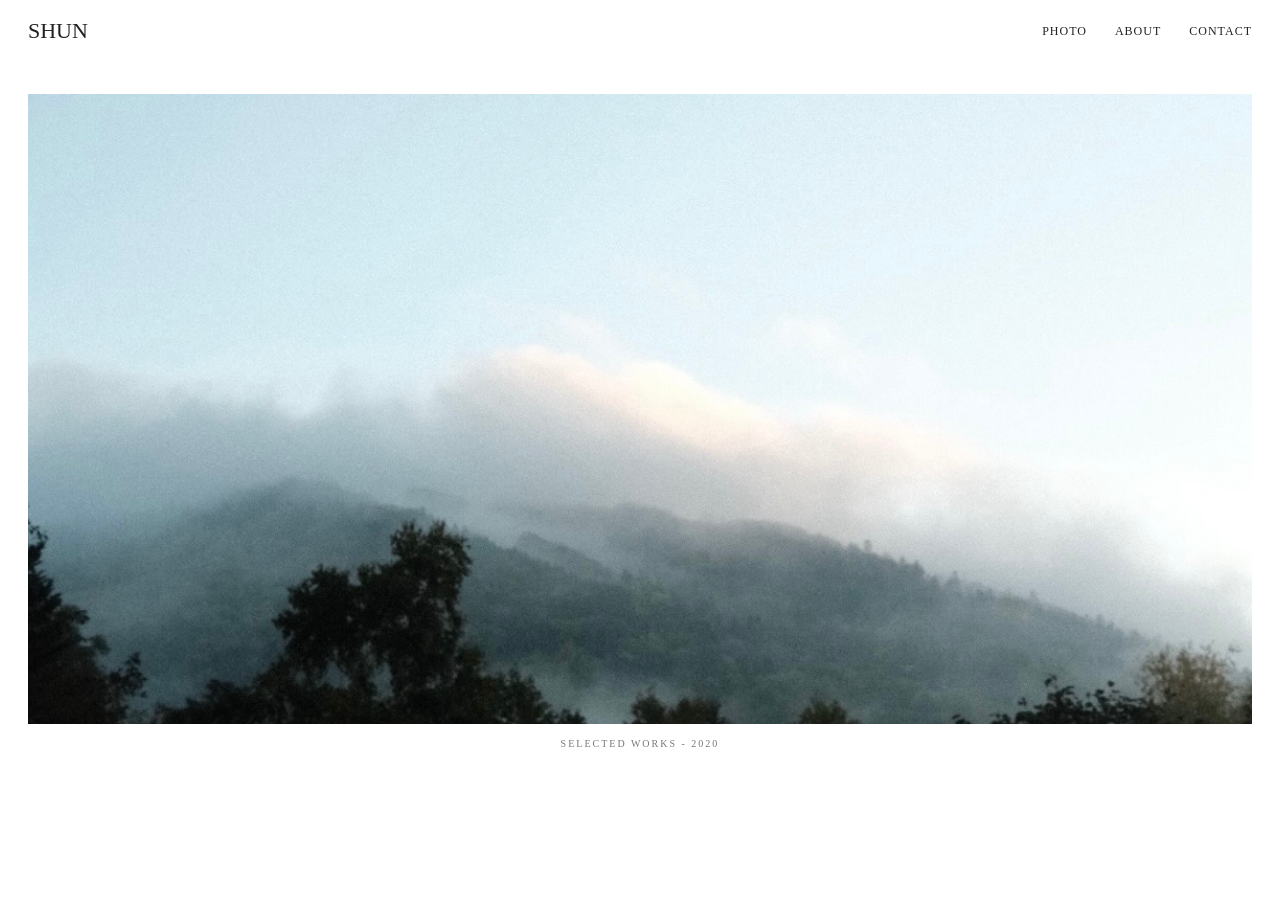
<file: index.html>
<!DOCTYPE html>
<html lang="ja" class="is-loading custom-cursor-enabled">
<head>
    <meta charset="UTF-8">
    <meta name="viewport" content="width=device-width, initial-scale=1.0">

    <title>THANK YOU FOR WATCHING</title>

    <!-- ローディング中の通常カーソル非表示 -->
    <style>
        html.is-loading,
        html.is-loading * {
            cursor: none !important;
        }
    </style>

    <link rel="stylesheet" href="style.css">
    <script src="common.js" defer></script>
</head>

<body>
    <div class="custom-cursor"></div>

    <div class="loading-screen">
        <div class="loading-logo-wrap">
            <p class="loading-logo">SHUN</p>
        </div>
    </div>

    <header class="header">
        <h2 class="logo">
            <a href="portfolio.html">SHUN</a>
        </h2>

        <nav class="nav">
            <a href="photo.html">PHOTO</a>
            <a href="about.html">ABOUT</a>
            <a href="contact.html">CONTACT</a>
        </nav>
    </header>

    <main>
        <section class="hero">
            <img src="images/main-photo.jpg" alt="風景の写真">
            <p class="hero-caption">SELECTED WORKS - 2020</p>
        </section>
    </main>
</body>
</html>
</file>
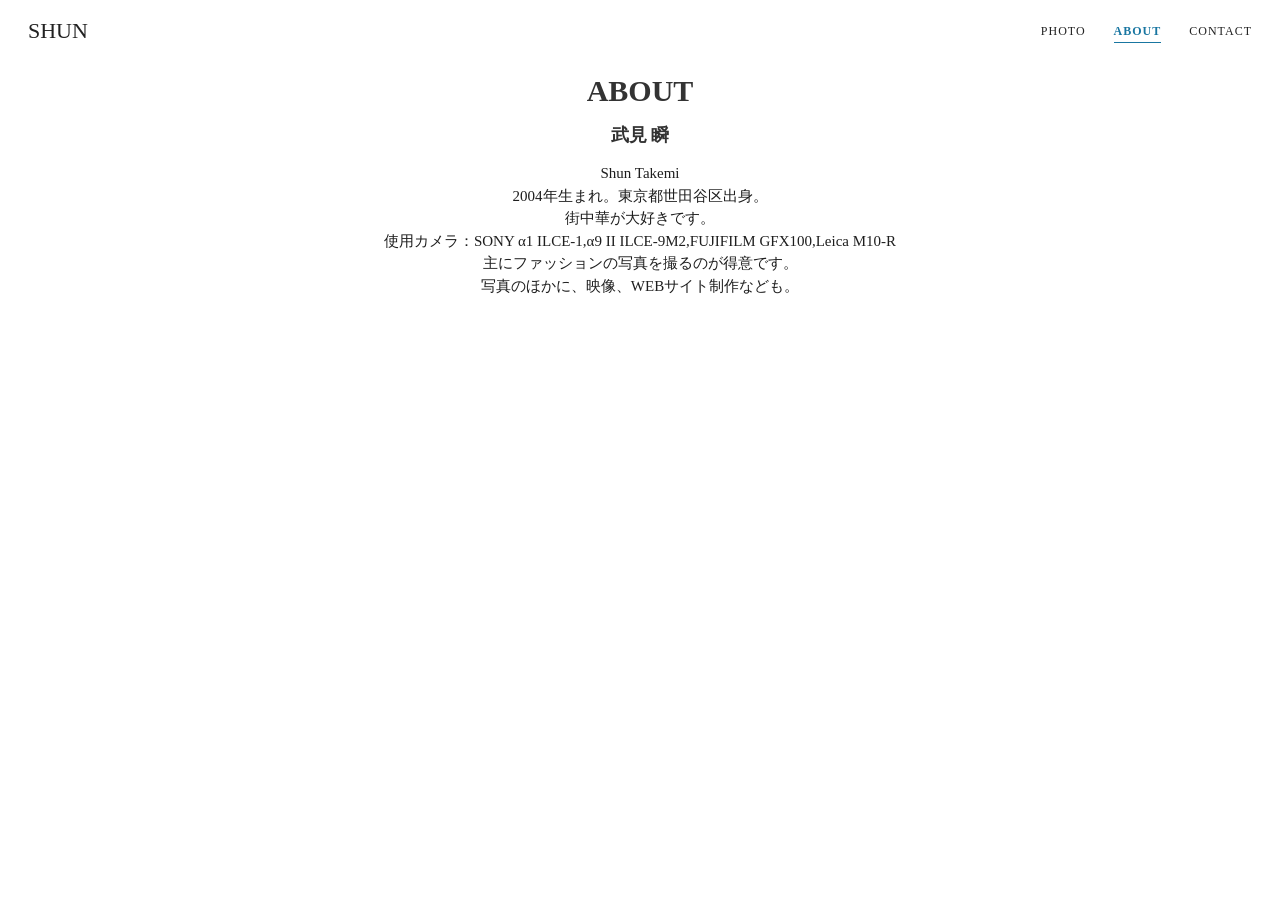
<file: about.html>
<!DOCTYPE html>
<html lang="ja" class="is-loading custom-cursor-enabled">
<head>
    <meta charset="UTF-8">
    <meta name="viewport" content="width=device-width, initial-scale=1.0">

    <title>THANK YOU FOR WATCHING</title>

    <!-- ローディング中の通常カーソル非表示 -->
    <style>
        html.is-loading,
        html.is-loading * {
            cursor: none !important;
        }
    </style>

    <link rel="stylesheet" href="style.css">
    <script src="common.js" defer></script>
</head>

<body>
    <div class="custom-cursor"></div>

    <div class="loading-screen">
        <div class="loading-logo-wrap">
            <p class="loading-logo">SHUN</p>
        </div>
    </div>

    <header class="header">
        <h2 class="logo">
            <a href="portfolio.html">SHUN</a>
        </h2>

        <nav class="nav">
            <a href="photo.html">PHOTO</a>
            <a href="about.html" class="active">ABOUT</a>
            <a href="contact.html">CONTACT</a>
        </nav>
    </header>

    <h1 class="page-title">ABOUT</h1>

    <main>
        <h2>武見 瞬</h2>

        <p>
            Shun Takemi
            <br>
            2004年生まれ。東京都世田谷区出身。
            <br>
            街中華が大好きです。
            <br>
            使用カメラ：SONY α1 ILCE-1,α9 II ILCE-9M2,FUJIFILM GFX100,Leica M10-R
            <br>
            主にファッションの写真を撮るのが得意です。
            <br>
            写真のほかに、映像、WEBサイト制作なども。
        </p>
    </main>
</body>
</html>
</file>
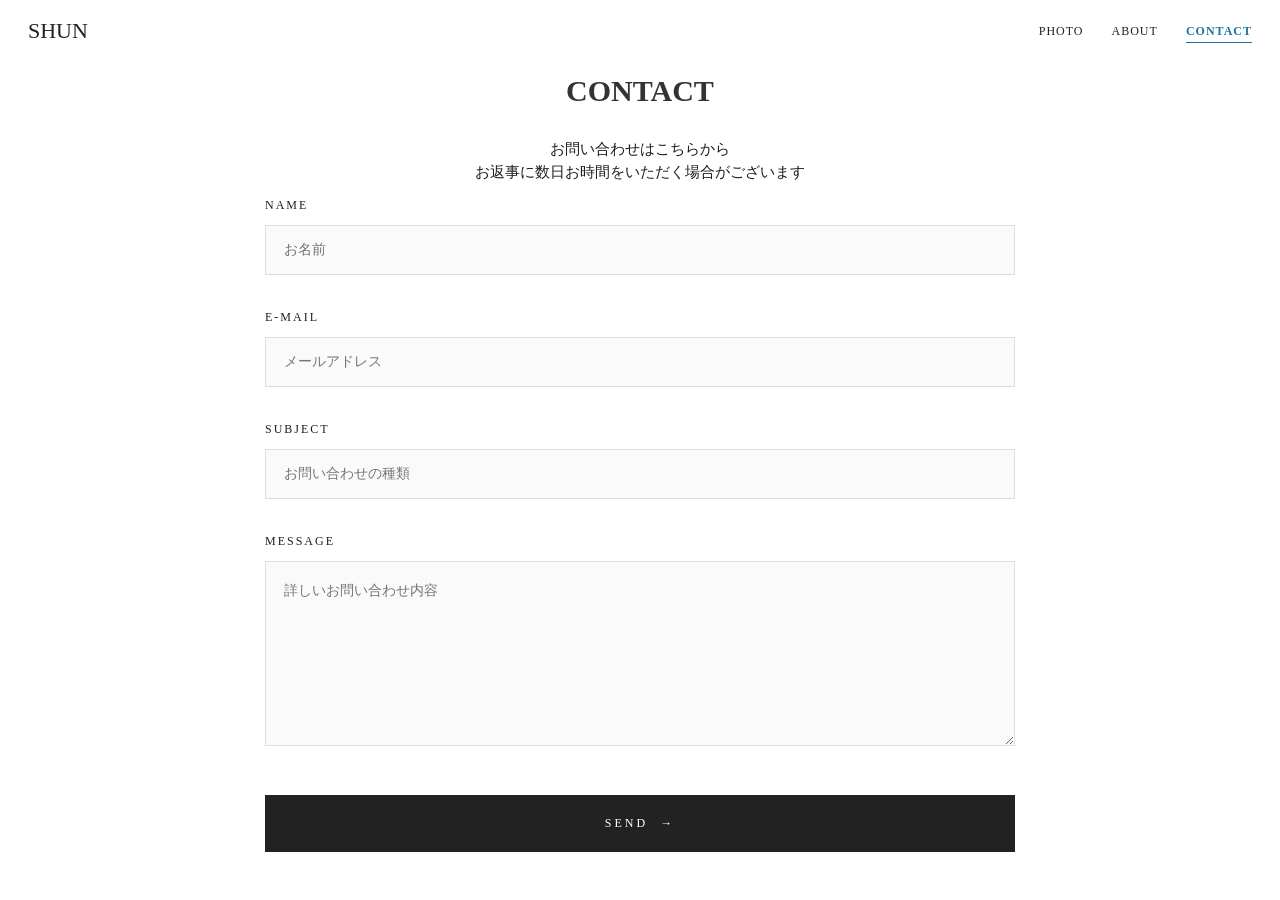
<file: contact.html>
<!DOCTYPE html>
<html lang="ja" class="is-loading custom-cursor-enabled">
<head>
    <meta charset="UTF-8">
    <meta name="viewport" content="width=device-width, initial-scale=1.0">

    <title>THANK YOU FOR WATCHING</title>

    <!-- ローディング中の通常カーソル非表示 -->
    <style>
        html.is-loading,
        html.is-loading * {
            cursor: none !important;
        }
    </style>

    <link rel="stylesheet" href="style.css">
    <script src="common.js" defer></script>
</head>

<body>
    <div class="custom-cursor"></div>

    <div class="loading-screen">
        <div class="loading-logo-wrap">
            <p class="loading-logo">SHUN</p>
        </div>
    </div>

    <header class="header">
        <h2 class="logo">
            <a href="portfolio.html">SHUN</a>
        </h2>

        <nav class="nav">
            <a href="photo.html">PHOTO</a>
            <a href="about.html">ABOUT</a>
            <a href="contact.html" class="active">CONTACT</a>
        </nav>
    </header>

    <h1 class="page-title">CONTACT</h1>

    <main class="contact-page">
        <p>
            お問い合わせはこちらから
            <br>
            お返事に数日お時間をいただく場合がございます
        </p>

        <section class="contact-form-area">
            <form
                action="https://formspree.io/f/mqppkojk"
                method="POST"
            >
                <div class="form-group">
                    <label for="name">NAME</label>
                    <input
                        type="text"
                        id="name"
                        name="name"
                        placeholder="お名前"
                        required
                    >
                </div>

                <div class="form-group">
                    <label for="email">E-MAIL</label>
                    <input
                        type="email"
                        id="email"
                        name="email"
                        placeholder="メールアドレス"
                        required
                    >
                </div>

                <div class="form-group">
                    <label for="subject">SUBJECT</label>
                    <input
                        type="text"
                        id="subject"
                        name="subject"
                        placeholder="お問い合わせの種類"
                        required
                    >
                </div>

                <div class="form-group">
                    <label for="message">MESSAGE</label>
                    <textarea
                        id="message"
                        name="message"
                        rows="6"
                        placeholder="詳しいお問い合わせ内容"
                        required
                    ></textarea>
                </div>

                <button type="submit" class="form-submit">
                    SEND<span>→</span>
                </button>
            </form>
        </section>
    </main>
</body>
</html>
</file>
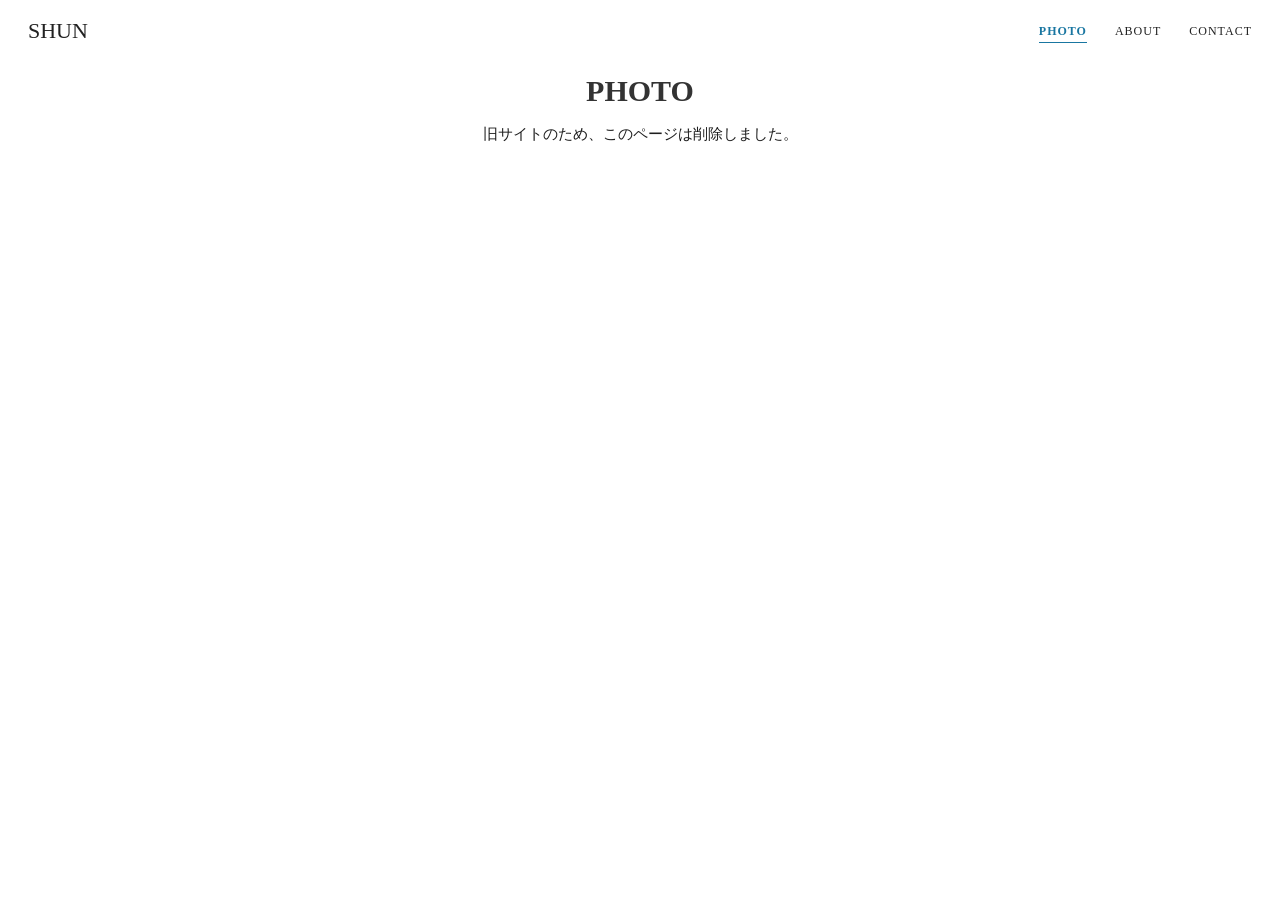
<file: photo.html>
<!DOCTYPE html>
<html lang="ja" class="is-loading custom-cursor-enabled">
<head>
    <meta charset="UTF-8">
    <meta name="viewport" content="width=device-width, initial-scale=1.0">

    <title>THANK YOU FOR WATCHING</title>

    <!-- ローディング中の通常カーソル非表示 -->
    <style>
        html.is-loading,
        html.is-loading * {
            cursor: none !important;
        }
    </style>

    <link rel="stylesheet" href="style.css">
    <script src="common.js" defer></script>
</head>

<body>
    <div class="custom-cursor"></div>

    <div class="loading-screen">
        <div class="loading-logo-wrap">
            <p class="loading-logo">SHUN</p>
        </div>
    </div>

    <header class="header">
        <h2 class="logo">
            <a href="portfolio.html">SHUN</a>
        </h2>

        <nav class="nav">
            <a href="photo.html" class="active">PHOTO</a>
            <a href="about.html">ABOUT</a>
            <a href="contact.html">CONTACT</a>
        </nav>
    </header>

    <h1 class="page-title">PHOTO</h1>

    <main>
        <p>旧サイトのため、このページは削除しました。</p>
    </main>
</body>
</html>
</file>
<file: style.css>
/*基本設定*/
h1 {
    color: #333;
    font-size: 30px;
    margin-bottom: 0.5em;
}

h2 {
    color: #333;
    font-size: 18px;
    margin-bottom: 0.5em;
}

p {
    color: #1e1e1e;
    font-size: 15px;
    line-height: 1.5;
}

form {
    color: #1e1e1e;
    font-size: 15px;
}


/*ヘッダー・ロゴ*/
header {
    display: flex;
    justify-content: space-between;
    align-items: center;
    padding: 10px 20px;
}

.logo {
    font-size: 22px;
    font-weight: 500;
    margin: 0;
}

.logo a,
.logo a:link,
.logo a:visited,
.logo a:hover,
.logo a:active {
    color: #222;
    text-decoration: none !important;
}


/*ナビゲーション*/
nav {
    display: flex;
    gap: 28px;
}

nav a {
    position: relative;
    color: #222;
    font-size: 12px;
    letter-spacing: 1px;
    text-decoration: none;
    transition: color 0.3s ease;
}

.nav a.active {
    color: #1976a1;
    font-weight: bold;
}

.nav a:hover {
    color: #1976a1;
}

.nav a::after {
    content: "";
    position: absolute;
    left: 0;
    bottom: -4px;
    width: 100%;
    height: 1px;
    background: currentColor;
    transform: scaleX(0);
    transform-origin: left;
    transition: transform 0.3s ease;
}

.nav a:hover::after,
.nav a.active::after {
    transform: scaleX(1);
}


/*ページタイトル*/
.page-title {
    text-align: center;
    clip-path: inset(0 100% 0 0);
    animation: title-reveal 2s cubic-bezier(0, 0.1, 0.2, 1) 1.8s forwards;
}


/*ローディング画面*/
/*ローディング中の通常カーソル非表示*/
html.is-loading,
html.is-loading * {
    cursor: none !important;
}

.loading-screen {
    position: fixed;
    inset: 0;
    z-index: 9999;
    display: flex;
    justify-content: center;
    align-items: center;
    background: #fff;
    animation: loading-screen-hide 0.5s ease 1.8s forwards;
    pointer-events: none;
}

.loading-logo-wrap {
    width: 0;
    overflow: hidden;
    white-space: nowrap;
    animation: loading-logo-reveal 0.8s cubic-bezier(0.22, 1, 0.36, 1) 0.1s forwards;
}

.loading-logo {
    width: max-content;
    margin: 0;
    color: #222;
    font-size: 22px;
    font-weight: 400;
    letter-spacing: 4px;
    white-space: nowrap;
    opacity: 1;
    animation: loading-logo-fade-out 0.5s ease 1.3s forwards;
}


/*メインコンテンツ共通*/
main {
    text-align: center;
    opacity: 0;
    animation: content-appear 1.8s ease-out 2s both;
}


/*トップページ・メイン写真*/
.hero {
    margin: 40px 20px;
}

.hero img {
    display: block;
    width: 100%;
    height: 70vh;
    object-fit: cover;
}

.hero-caption {
    margin-top: 12px;
    font-size: 10px;
    letter-spacing: 2px;
    color: #777;
}


/*CONTACTページ*/
/*ページ全体*/
.contact-page {
    margin-top: 30px;
}

/*お問い合わせの説明部分*/
.contact-intro {
    margin-top: 0;
    padding-top: 0;
}

.section-label {
    margin-bottom: 18px;
    color: #888;
    font-size: 11px;
    letter-spacing: 4px;
}

.contact-intro h2 {
    margin-bottom: 25px;
    font-size: 42px;
    font-weight: 400;
    letter-spacing: 5px;
}

.contact-intro > p:last-child {
    color: #777;
    font-size: 13px;
    line-height: 2.2;
}

/*お問い合わせフォーム全体*/
.contact-form-area {
    max-width: 650px;
    text-align: left;
}

/*各入力項目*/
.form-group {
    margin-bottom: 35px;
}

.form-group label {
    display: block;
    margin-bottom: 12px;
    font-size: 12px;
    letter-spacing: 2px;
}

.form-group label span {
    margin-left: 8px;
    color: #999;
    font-size: 10px;
    letter-spacing: 0;
}

/*入力欄*/
.form-group input,
.form-group textarea {
    box-sizing: border-box;
    width: 100%;
    padding: 16px 18px;
    border: 1px solid #ddd;
    background: #fafafa;
    color: #333;
    font-family: inherit;
    font-size: 14px;
    transition: border-color 0.3s, background-color 0.3s;
}

.form-group textarea {
    resize: vertical;
    line-height: 1.8;
}

/*入力欄を選択したとき*/
.form-group input:focus,
.form-group textarea:focus {
    outline: none;
    border-color: #777;
    background: #fff;
}

/*SENDボタン*/
.form-submit {
    width: 100%;
    padding: 20px;
    margin-top: 10px;
    border: 1px solid #222;
    background: #222;
    color: #fff;
    font-family: inherit;
    font-size: 12px;
    letter-spacing: 3px;
    cursor: pointer;
    transition: background-color 0.3s, color 0.3s;
}

.form-submit span {
    margin-left: 12px;
}

.form-submit:hover {
    background: #fff;
    color: #222;
}


/*アニメーション*/
@keyframes loading-logo-reveal {
    from {
        width: 0;
    }

    to {
        width: 100px;
    }
}

@keyframes loading-logo-fade-out {
    from {
        opacity: 1;
    }

    to {
        opacity: 0;
    }
}

@keyframes loading-screen-hide {
    to {
        opacity: 0;
        visibility: hidden;
    }
}

@keyframes title-reveal {
    0% {
        opacity: 0;
        clip-path: inset(0 100% 0 0);
    }

    1% {
        opacity: 1;
    }

    100% {
        opacity: 1;
        clip-path: inset(0 0 0 0);
    }
}

@keyframes content-appear {
    from {
        opacity: 0;
    }

    to {
        opacity: 1;
    }
}


/*アニメーションを減らす設定*/
@media (prefers-reduced-motion: reduce) {
    main {
        animation: none;
        opacity: 1;
    }
}


/*PC表示*/
@media (min-width: 601px) {
    .contact-page {
        max-width: 900px;
        margin-left: auto;
        margin-right: auto;
    }

    .contact-form-area {
        max-width: 750px;
        margin-left: auto;
        margin-right: auto;
    }
}


/*スマホ表示*/
@media (max-width: 600px) {
    .header {
        padding: 20px;
    }

    .nav {
        gap: 12px;
    }

    .logo {
        font-size: 18px;
    }

    .nav a {
        font-size: 10px;
    }

    /*CONTACTページ*/
    .contact-page {
        padding: 10px 22px 80px;
    }

    .contact-intro {
        margin-bottom: 45px;
    }

    .contact-intro h2 {
        font-size: 34px;
    }

    .form-group {
        margin-bottom: 28px;
    }

    .form-group input,
    .form-group textarea {
        font-size: 16px;
    }

    /*CONTACTのタイトルと本文の間隔*/
    body:has(.contact-page) .page-title {
        margin-bottom: 0;
        padding-bottom: 0;
    }

    body:has(.contact-page) .contact-page {
        margin-top: 0;
        padding-top: 0;
    }
}

/*カスタムカーソル*/
@media (hover: hover) and (pointer: fine) {
    html.custom-cursor-enabled,
    html.custom-cursor-enabled *,
    body.custom-cursor-enabled,
    body.custom-cursor-enabled * {
        cursor: none !important;
    }

    .custom-cursor {
        position: fixed;
        top: 0;
        left: 0;
        z-index: 10000;
        display: none;
        width: 12px;
        height: 12px;
        border-radius: 50%;
        background: #222;
        pointer-events: none;
        transform: translate(-50%, -50%);
        transition:
            width 0.25s ease,
            height 0.25s ease,
            background-color 0.25s ease;
    }

    .custom-cursor.is-hover {
        width: 32px;
        height: 32px;
        background: rgba(34, 34, 34, 0.15);
    }

    html.is-loading .custom-cursor,
    body.is-loading .custom-cursor {
        display: none !important;
        visibility: hidden !important;
    }
}

/*タッチ操作が中心の端末ではカーソル非表示*/
@media (hover: none), (pointer: coarse) {
    .custom-cursor {
        display: none !important;
    }
}
</file>
